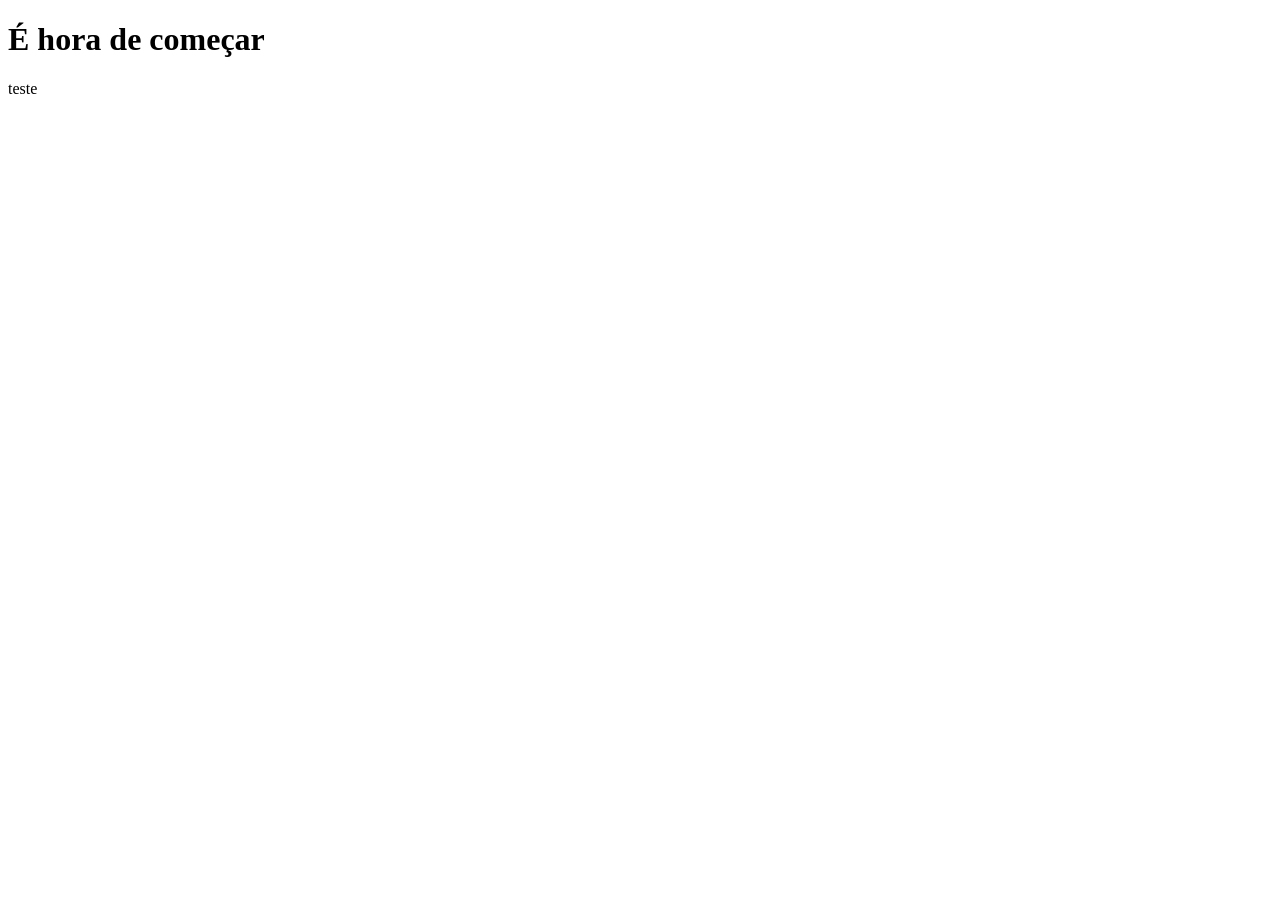
<file: index.html>
<!DOCTYPE html>
<html lang="en">
<head>
    <meta charset="UTF-8">
    <meta name="viewport" content="width=device-width, initial-scale=1.0">
    <title>Document</title>
</head>
<body>
    <h1>É hora de começar</h1>
    <p>teste</p>
</body>
</html>
</file>
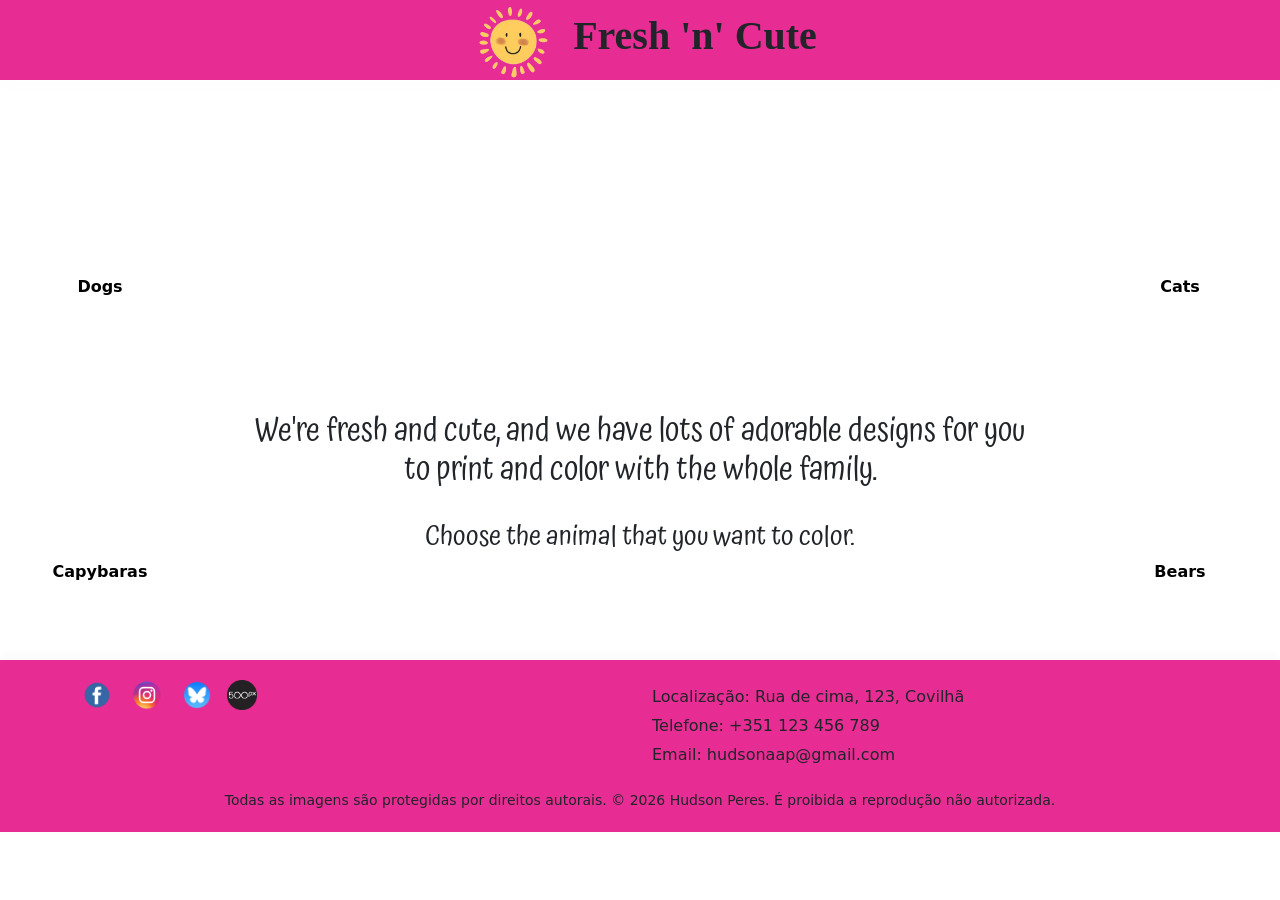
<file: exercicio2/index.html>
<!DOCTYPE html>
<html lang="en">
<head>
    <meta charset="UTF-8">
    <meta name="viewport" content="width=device-width, initial-scale=1.0">
    <link href="https://fonts.googleapis.com/css2?family=Atma:wght@300;400;500;600;700&family=Mountains+of+Christmas:wght@400;700&display=swap" rel="stylesheet">
    <title>Fresh n' Cute</title>
    <link href="https://cdn.jsdelivr.net/npm/bootstrap@5.3.0/dist/css/bootstrap.min.css" rel="stylesheet">
    <link rel="stylesheet" href="css/style.css">
</head>
    <body>
<header>
     <div class="logo">
            <img src="img/logo.png" alt="Logo">
            <h1 class="mountains-of-christmas-bold">Fresh 'n' Cute</h1>
            
    </div>
   
</header>

  <section class="gifs-area">

    <div class="gifs-col">
        <a href="dogs.html" class="gif-link">
            <iframe src="https://giphy.com/embed/1oBwBVLGoLteCP2kyD"
                width="200" height="200" frameBorder="0"
                allowFullScreen></iframe>
            <p>Dogs</p>
        </a>

        <a href="capybaras.html" class="gif-link">
            <iframe src="https://giphy.com/embed/c09yiyePL8zo25DqPf"
                width="200" height="200" frameBorder="0"
                allowFullScreen></iframe>
            <p>Capybaras</p>
        </a>
    </div>

    <div class="gif-center">
        <iframe src="https://giphy.com/embed/esVaNp1XK3h5vVwa1x" 
            width="300" height="300" frameBorder="0"
            allowFullScreen></iframe>

        <p>
           <h2 class="atma-regular"> We're fresh and cute, and we have lots of adorable designs for you
            to print and color with the whole family.  
            </h2><br>
            <h3 class="atma-regular">Choose the animal that you want to color.
        </p>
    </div>
   
    <div class="gifs-col">
        <a href="cats.html" class="gif-link">
            <iframe src="https://giphy.com/embed/KztT2c4u8mYYUiMKdJ"
                width="200" height="200" frameBorder="0"
                allowFullScreen></iframe>
            <p>Cats</p>
        </a>

        <a href="bears.html" class="gif-link">
            <iframe src="https://giphy.com/embed/IKs1ETtHeBTdIyG7d2"
                width="200" height="200" frameBorder="0"
                allowFullScreen></iframe>
            <p>Bears</p>
        </a>
    </div>

</section>

 <footer>
        <div class="container">
            <div class="row">
                <div class="col-md-6">
                    <div class="redes-sociais">
                        <a href="https://www.facebook.com/hudsonaap" target="_blank"><img src="img/facebook.png" alt="Facebook"></a> 
                        <a href="https://www.instagram.com/hudsonaap" target="_blank"><img src="img/instragram.png" alt="Instagram"></a>
                        <a href="https://bsky.app/profile/hudsonperes.bsky.social" target="_blank"><img src="img/bluesky.png" alt="BlueSky"></a>
                        <a href="https://500px.com/p/hudsonaap?view=photos" target="_blank"><img src="img/500px.png" alt="500px"></a>
                    </div>
                </div>
                <div class="col-md-6">
                    <div class="info-contacto">
                        <p>Localização: Rua de cima, 123, Covilhã</p>
                        <p>Telefone: +351 123 456 789</p>
                        <p>Email: hudsonaap@gmail.com</p>
                    </div>
                </div>
                <div class="text-center mt-3">
                    <small>Todas as imagens são protegidas por direitos autorais. © 2026 Hudson Peres. É proibida a reprodução não autorizada.</small>
                </div>
            </div>
        </div>
    </footer>


<script src="https://cdn.jsdelivr.net/npm/@popperjs/core@2.11.6/dist/umd/popper.min.js"></script>
<script src="https://cdn.jsdelivr.net/npm/bootstrap@5.3.0/dist/js/bootstrap.min.js"></script>


    
    </body>
</html>
</file>
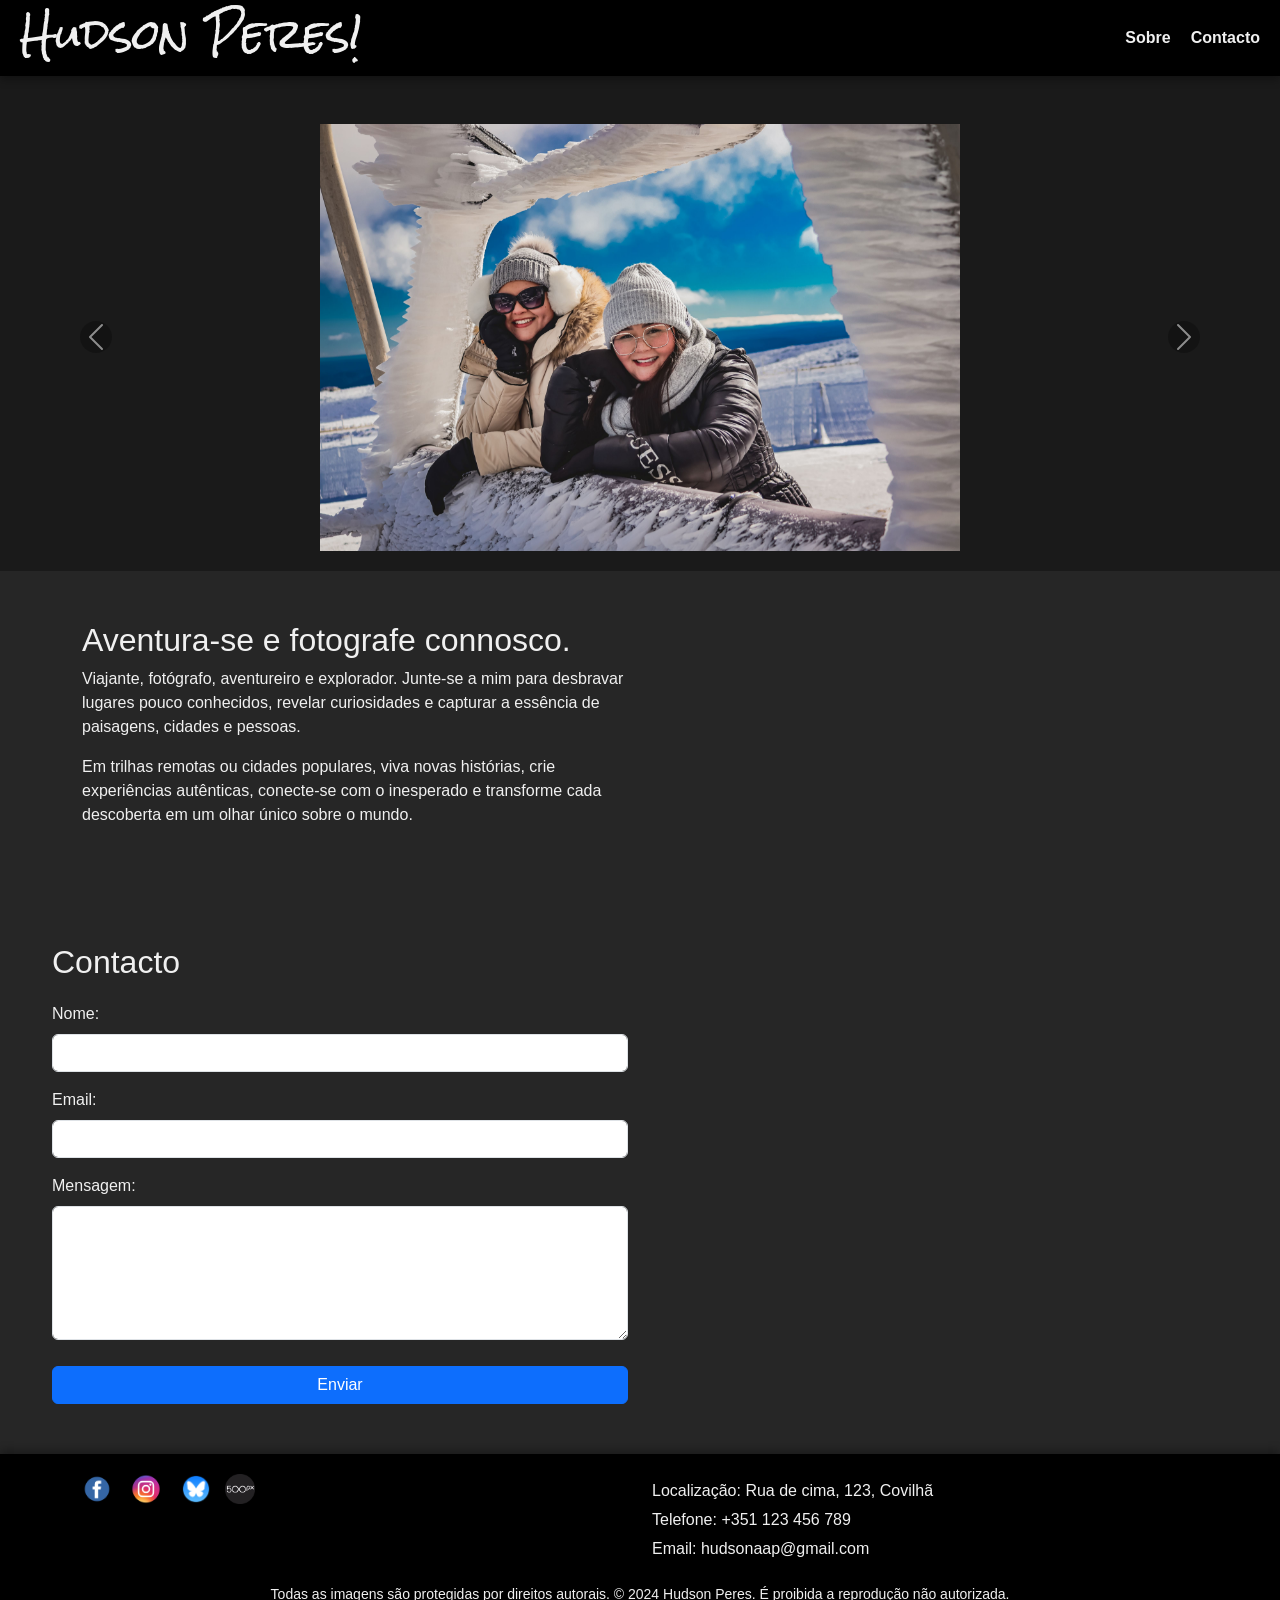
<file: exercicio1/exercicio1.html>
<!DOCTYPE html>
<html lang="en">
<head>
    <meta charset="UTF-8">
   A
    <link href="https://fonts.googleapis.com/css2?family=Rock+Salt&display=swap" rel="stylesheet">
    <title>Hudson Peres</title>
    <link href="https://cdn.jsdelivr.net/npm/bootstrap@5.3.0/dist/css/bootstrap.min.css" rel="stylesheet">
    <link rel="stylesheet" href="style.css">
</head>
    <body>
<header>
    <div class="logo">
            <h1 class="rock-salt-regular">Hudson Peres!</h1>
    </div>
    <nav>
        <ul>
            <li><a href="#sobre">Sobre</a></li>
            <li><a href="#contacto">Contacto</a></li>
        </ul>
    </nav>
</header>
    
 <section class="carrossel">
        <div id="carouselExample" class="carousel slide" data-bs-ride="carousel">
            <div class="carousel-inner">
                <div class="carousel-item active">
                    <img src="img/IMG_3518.jpeg" class="d-block w-100" alt="Foto 1">
                </div>
                <div class="carousel-item">
                    <img src="img/IMG_4181.jpeg" class="d-block w-100" alt="Foto 2">
                </div>
                <div class="carousel-item">
                    <img src="img/IMG_6074.jpeg" class="d-block w-100" alt="Foto 3">
                </div>
                <div class="carousel-item">
                    <img src="img/IMG_9537.jpeg" class="d-block w-100" alt="Foto 4">
                </div>  
            </div>
            <button class="carousel-control-prev" type="button" data-bs-target="#carouselExample" data-bs-slide="prev">
                <span class="carousel-control-prev-icon" aria-hidden="true"></span>
                <span class="visually-hidden">Previous</span>
            </button>
            <button class="carousel-control-next" type="button" data-bs-target="#carouselExample" data-bs-slide="next">
                <span class="carousel-control-next-icon" aria-hidden="true"></span>
                <span class="visually-hidden">Next</span>
            </button>
        </div>
    </section>

     <section id="sobre">
        <div class="container">
            <div class="row">
                <div class="col-md-6">
                    <h2>Aventura-se e fotografe connosco.</h2>
                    <p>Viajante, fotógrafo, aventureiro e explorador. Junte-se a mim para desbravar lugares pouco conhecidos, revelar curiosidades e capturar a essência de paisagens, cidades e pessoas. </p>
                    <p>Em trilhas remotas ou cidades populares, viva novas histórias, crie experiências autênticas, conecte-se com o inesperado e transforme cada descoberta em um olhar único sobre o mundo.</p>
                </div>
            </div>
        </div>
    </section>

    <section id="contacto">
        <div class="container">
            <div class="row">
                <div class="col-md-6">
                    <h2>Contacto</h2>
                    <form action="#" method="post">
                        <div class="mb-3">
                            <label for="nome" class="form-label">Nome:</label>
                            <input type="text" class="form-control" id="nome" name="nome" required>
                        </div>
                        <div class="mb-3">
                            <label for="email" class="form-label">Email:</label>
                            <input type="email" class="form-control" id="email" name="email" required>
                        </div>
                        <div class="mb-3">
                            <label for="mensagem" class="form-label">Mensagem:</label>
                            <textarea class="form-control" id="mensagem" name="mensagem" rows="5" required></textarea>
                        </div>
                        <button type="submit" class="btn btn-primary">Enviar</button>
                    </form>
                </div>
                </div>
            </div>
        </div>
    </section>

     <footer>
        <div class="container">
            <div class="row">
                <div class="col-md-6">
                    <div class="redes-sociais">
                        <a href="https://www.facebook.com/hudsonaap" target="_blank"><img src="img/facebook.png" alt="Facebook"></a> 
                        <a href="https://www.instagram.com/hudsonaap" target="_blank"><img src="img/instragram.png" alt="Instagram"></a>
                        <a href="https://bsky.app/profile/hudsonperes.bsky.social" target="_blank"><img src="img/bluesky.png" alt="BlueSky"></a>
                        <a href="https://500px.com/p/hudsonaap?view=photos" target="_blank"><img src="img/500px.png" alt="500px"></a>
                    </div>
                </div>
                <div class="col-md-6">
                    <div class="info-contacto">
                        <p>Localização: Rua de cima, 123, Covilhã</p>
                        <p>Telefone: +351 123 456 789</p>
                        <p>Email: hudsonaap@gmail.com</p>
                    </div>
                </div>
                <div class="text-center mt-3">
                    <small>Todas as imagens são protegidas por direitos autorais. © 2024 Hudson Peres. É proibida a reprodução não autorizada.</small>
                </div>
            </div>
        </div>
    </footer>

<script src="https://cdn.jsdelivr.net/npm/@popperjs/core@2.11.6/dist/umd/popper.min.js"></script>
<script src="https://cdn.jsdelivr.net/npm/bootstrap@5.3.0/dist/js/bootstrap.min.js"></script>


    </body>
</html>
</file>
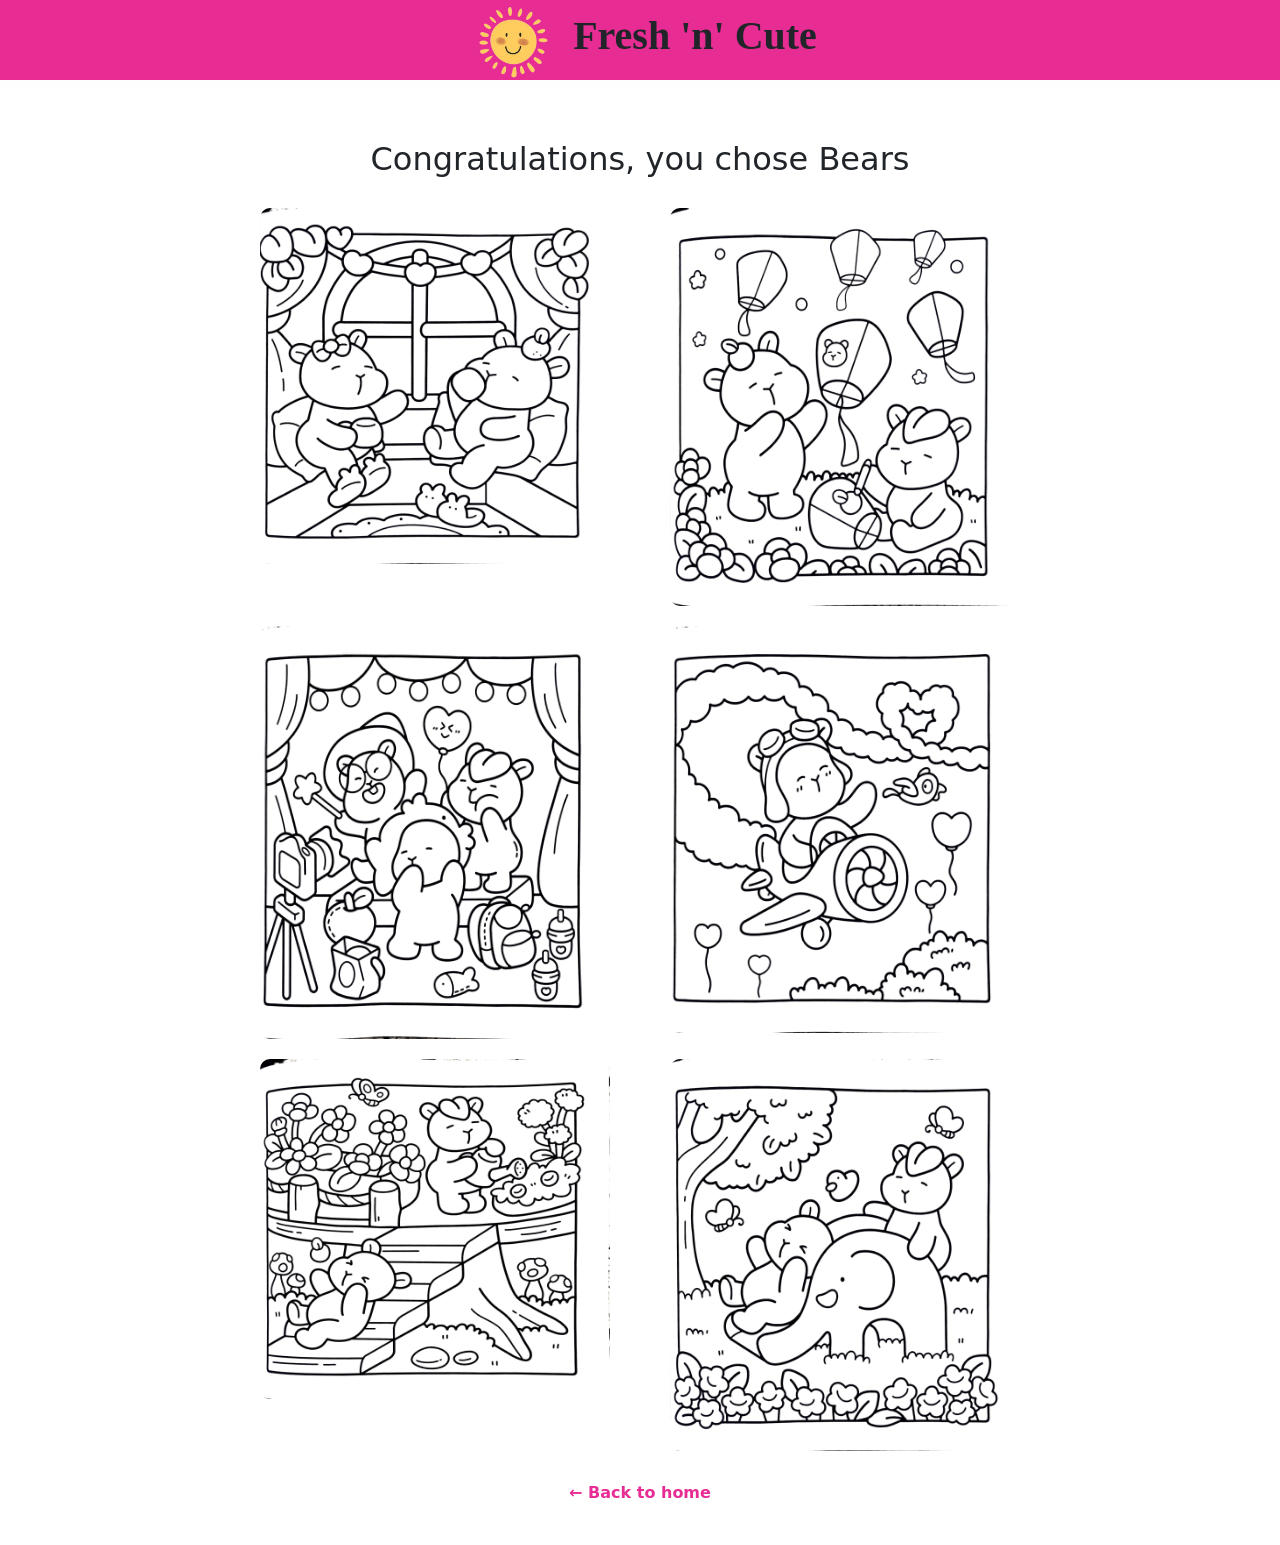
<file: exercicio2/bears.html>
<!DOCTYPE html>
<html lang="en">
<head>
    <meta charset="UTF-8">
    <meta name="viewport" content="width=device-width, initial-scale=1.0">
    <link href="https://fonts.googleapis.com/css2?family=Atma:wght@300;400;500;600;700&family=Mountains+of+Christmas:wght@400;700&display=swap" rel="stylesheet">
    <title>Bears</title><link href="https://cdn.jsdelivr.net/npm/bootstrap@5.3.0/dist/css/bootstrap.min.css" rel="stylesheet">
    <link rel="stylesheet" href="css/style.css">
</head>
<body>

<header>
    <div class="logo">
            <img src="img/logo.png" alt="Logo">
            <h1 class="mountains-of-christmas-bold">Fresh 'n' Cute</h1>
</header>

<main class="gallery-page">

    <h2>Congratulations, you chose Bears</h2>

    <section class="gallery-grid">
        <a href="img/bear1.png" target="_blank">
            <img src="img/bear1.png" alt="bear 1">
        </a>

        <a href="img/bear2.png" target="_blank">
            <img src="img/bear2.png" alt="bear 2">
        </a>

        <a href="img/bear3.png" target="_blank">
            <img src="img/bear3.png" alt="bear 3">
        </a>

        <a href="img/bear4.png" target="_blank">
            <img src="img/bear4.png" alt="bear4">
        </a>

        <a href="img/bear5.png" target="_blank">
            <img src="img/bear5.png" alt="bear 5">
        </a>

        <a href="img/bear6.png" target="_blank">
            <img src="img/bear6.png" alt="bear 6">
        </a>
    </section>

    <a href="index.html" class="back-link">← Back to home</a>

</main>

</body>
</html>
</file>
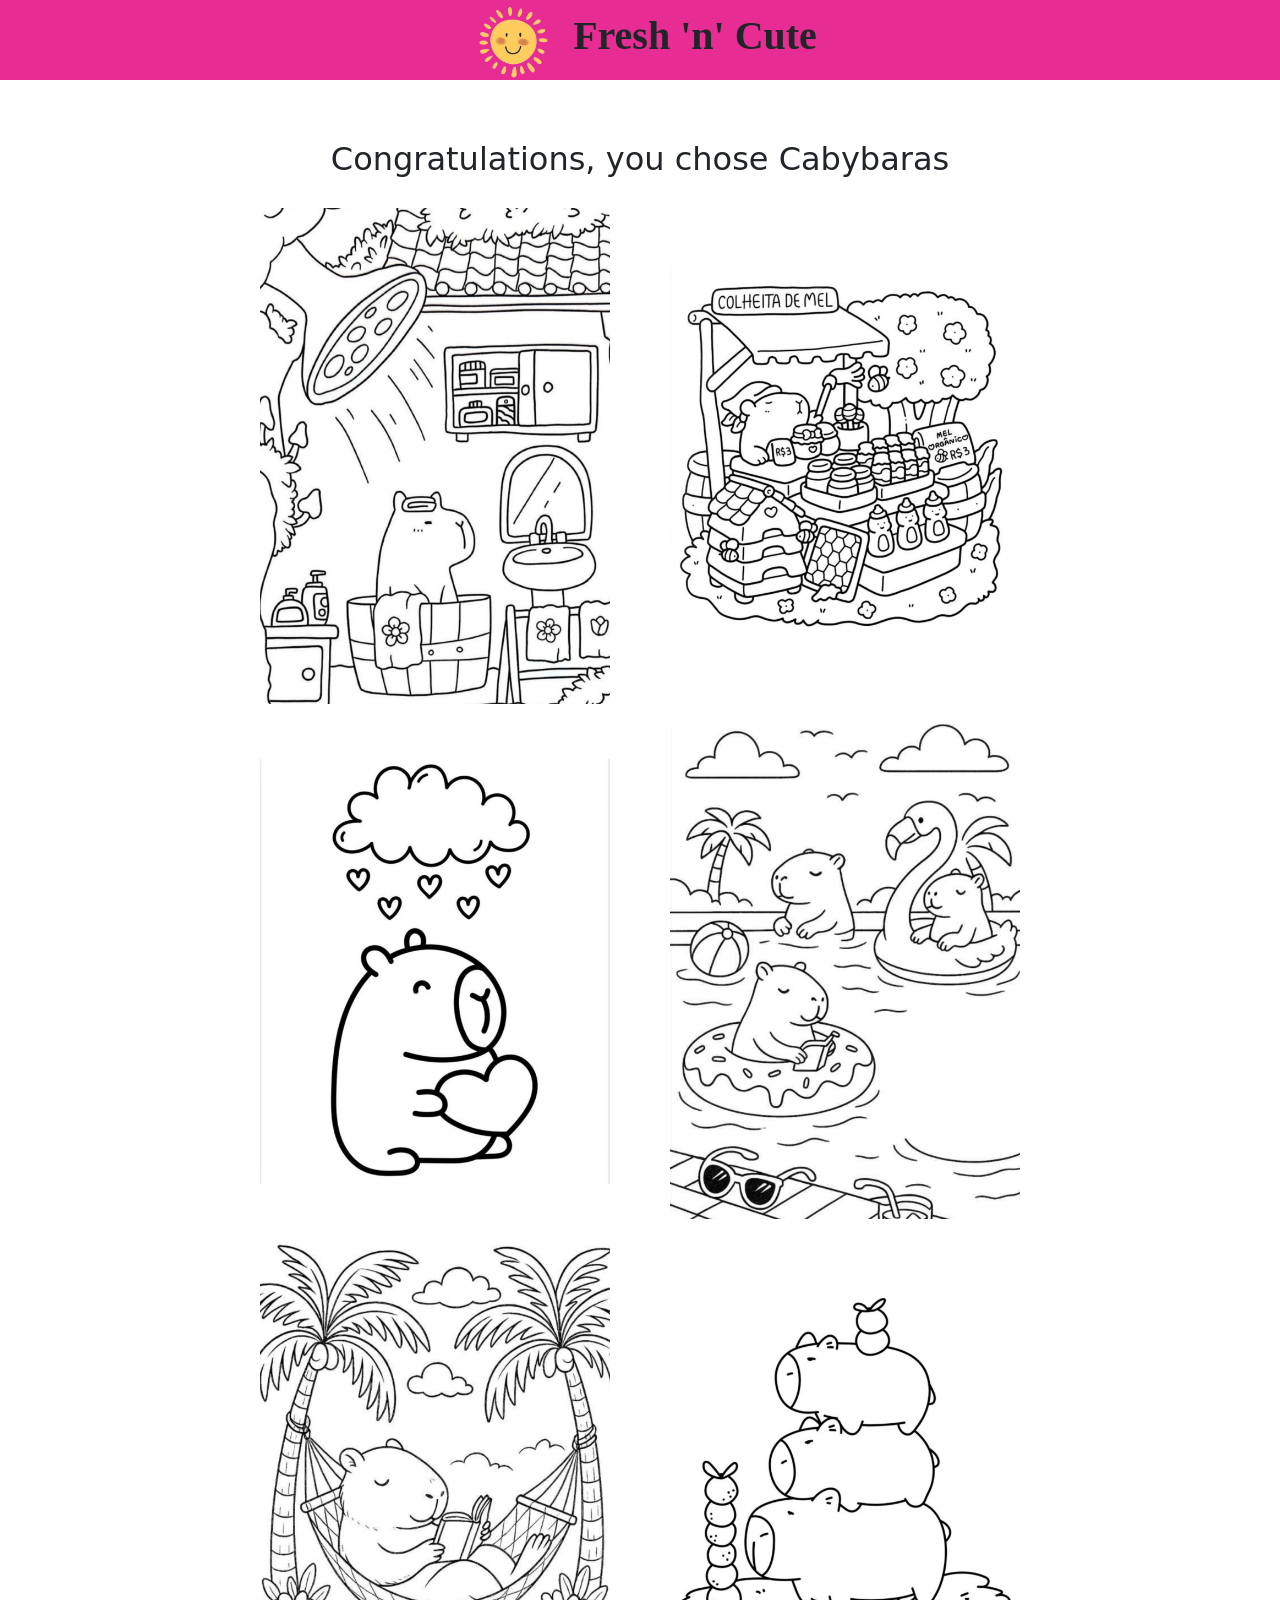
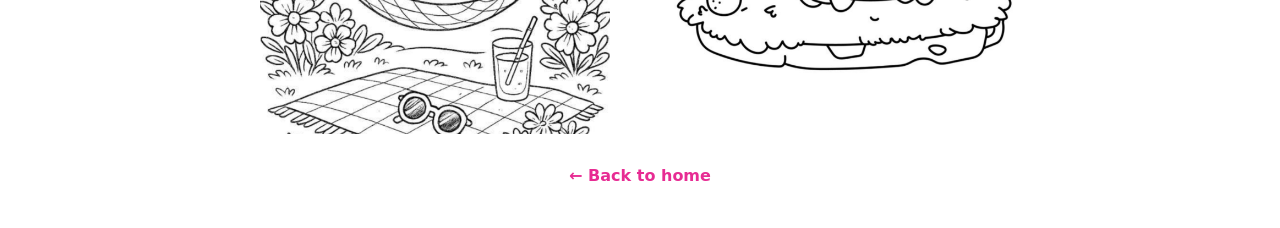
<file: exercicio2/capybaras.html>
<!DOCTYPE html>
<html lang="en">
<head>
    <meta charset="UTF-8">
    <meta name="viewport" content="width=device-width, initial-scale=1.0">
    <link href="https://fonts.googleapis.com/css2?family=Atma:wght@300;400;500;600;700&family=Mountains+of+Christmas:wght@400;700&display=swap" rel="stylesheet">
    <title>Cabybaras</title><link href="https://cdn.jsdelivr.net/npm/bootstrap@5.3.0/dist/css/bootstrap.min.css" rel="stylesheet">
    <link rel="stylesheet" href="css/style.css">
</head>
<body>

<header>
    <div class="logo">
            <img src="img/logo.png" alt="Logo">
            <h1 class="mountains-of-christmas-bold">Fresh 'n' Cute</h1>
</header>

<main class="gallery-page">

    <h2>Congratulations, you chose Cabybaras </h2>

    <section class="gallery-grid">
        <a href="img/caby1.png" target="_blank">
            <img src="img/caby1.png" alt="caby 1">
        </a>

        <a href="img/caby2.png" target="_blank">
            <img src="img/caby2.png" alt="capy 2">
        </a>

        <a href="img/caby3.png" target="_blank">
            <img src="img/caby3.png" alt="capy 3">
        </a>

        <a href="img/caby4.png" target="_blank">
            <img src="img/caby4.png" alt="capy 4">
        </a>

        <a href="img/caby5.png" target="_blank">
            <img src="img/caby5.png" alt="capy 5">
        </a>

        <a href="img/caby6.png" target="_blank">
            <img src="img/caby6.png" alt="capy 6">
        </a>
    </section>

    <a href="index.html" class="back-link">← Back to home</a>

</main>

</body>
</html>
</file>
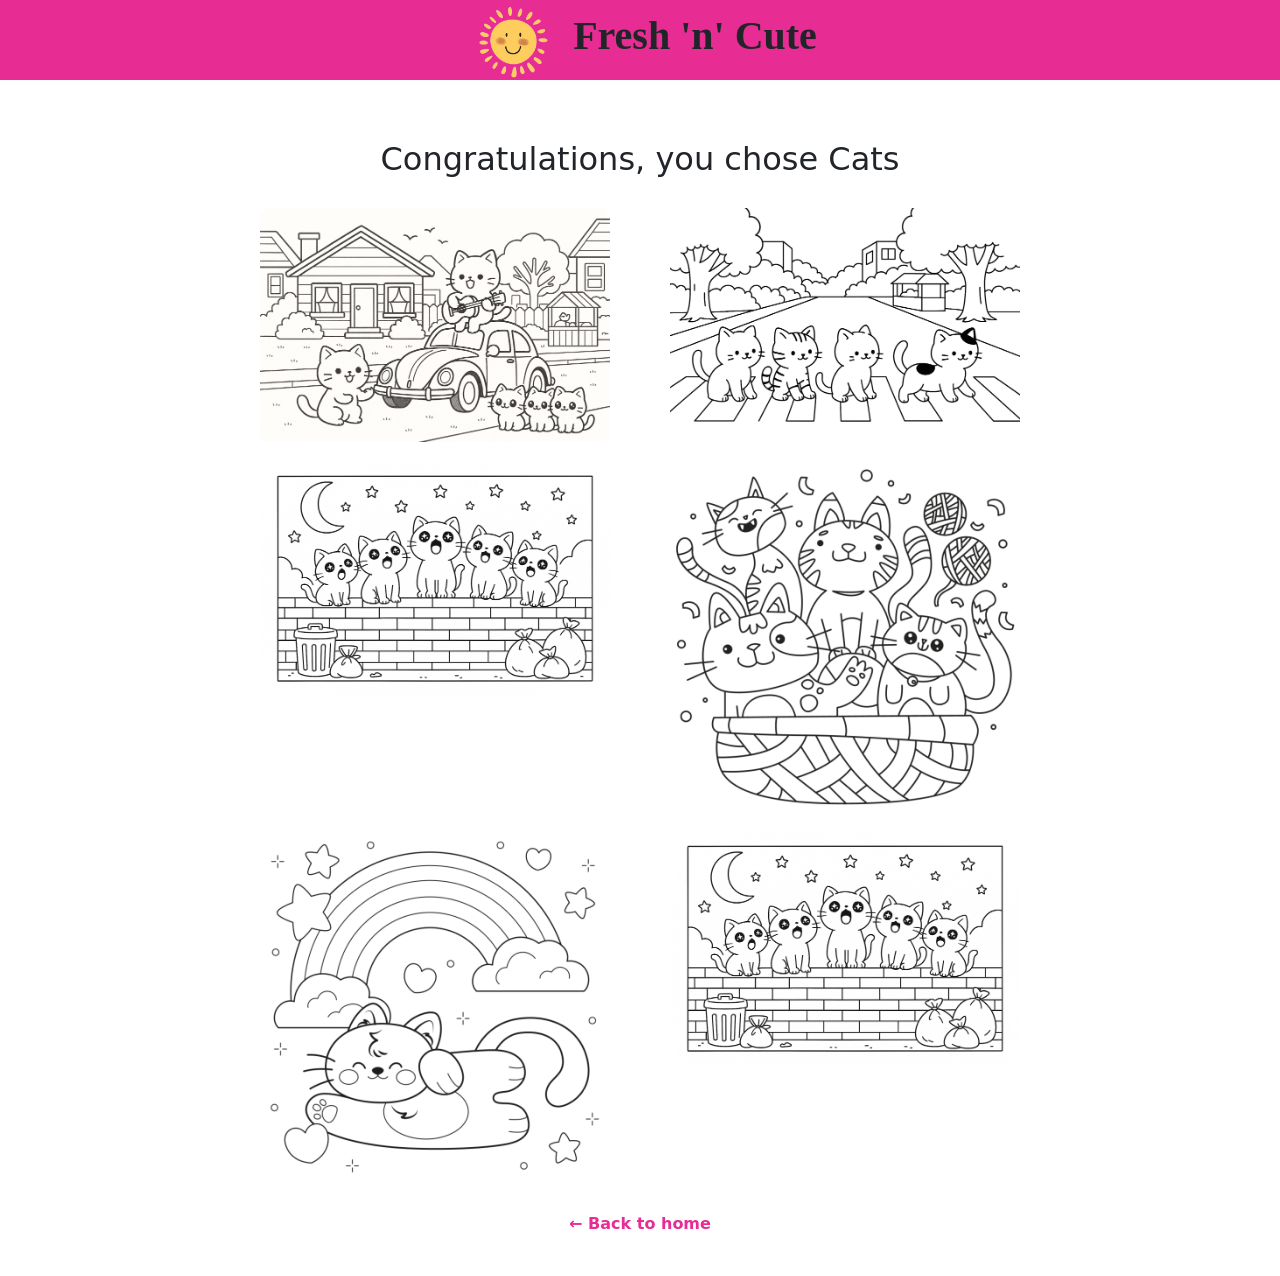
<file: exercicio2/cats.html>
<!DOCTYPE html>
<html lang="en">
<head>
    <meta charset="UTF-8">
    <meta name="viewport" content="width=device-width, initial-scale=1.0">
    <link href="https://fonts.googleapis.com/css2?family=Atma:wght@300;400;500;600;700&family=Mountains+of+Christmas:wght@400;700&display=swap" rel="stylesheet">
    <title>Cats</title><link href="https://cdn.jsdelivr.net/npm/bootstrap@5.3.0/dist/css/bootstrap.min.css" rel="stylesheet">
    <link rel="stylesheet" href="css/style.css">
</head>
<body>

<header>
    <div class="logo">
            <img src="img/logo.png" alt="Logo">
            <h1 class="mountains-of-christmas-bold">Fresh 'n' Cute</h1>          
</header>

<main class="gallery-page">

    <h2>Congratulations, you chose Cats</h2>

    <section class="gallery-grid">
        <a href="img/cats1.png" target="_blank">
            <img src="img/cats1.png" alt="cats 1">
        </a>

        <a href="img/cats2.png" target="_blank">
            <img src="img/cats2.png" alt="cats 2">
        </a>

        <a href="img/cats3.png" target="_blank">
            <img src="img/cats3.png" alt="cats 3">
        </a>

        <a href="img/cats4.png" target="_blank">
            <img src="img/cats4.png" alt="cats 4">
        </a>

        <a href="img/cats5.png" target="_blank">
            <img src="img/cats5.png" alt="cats 5">
        </a>

        <a href="img/cats6.png" target="_blank">
            <img src="img/cats6.png" alt="cats 6">
        </a>
    </section>

    <a href="index.html" class="back-link">← Back to home</a>

</main>

</body>
</html>
</file>
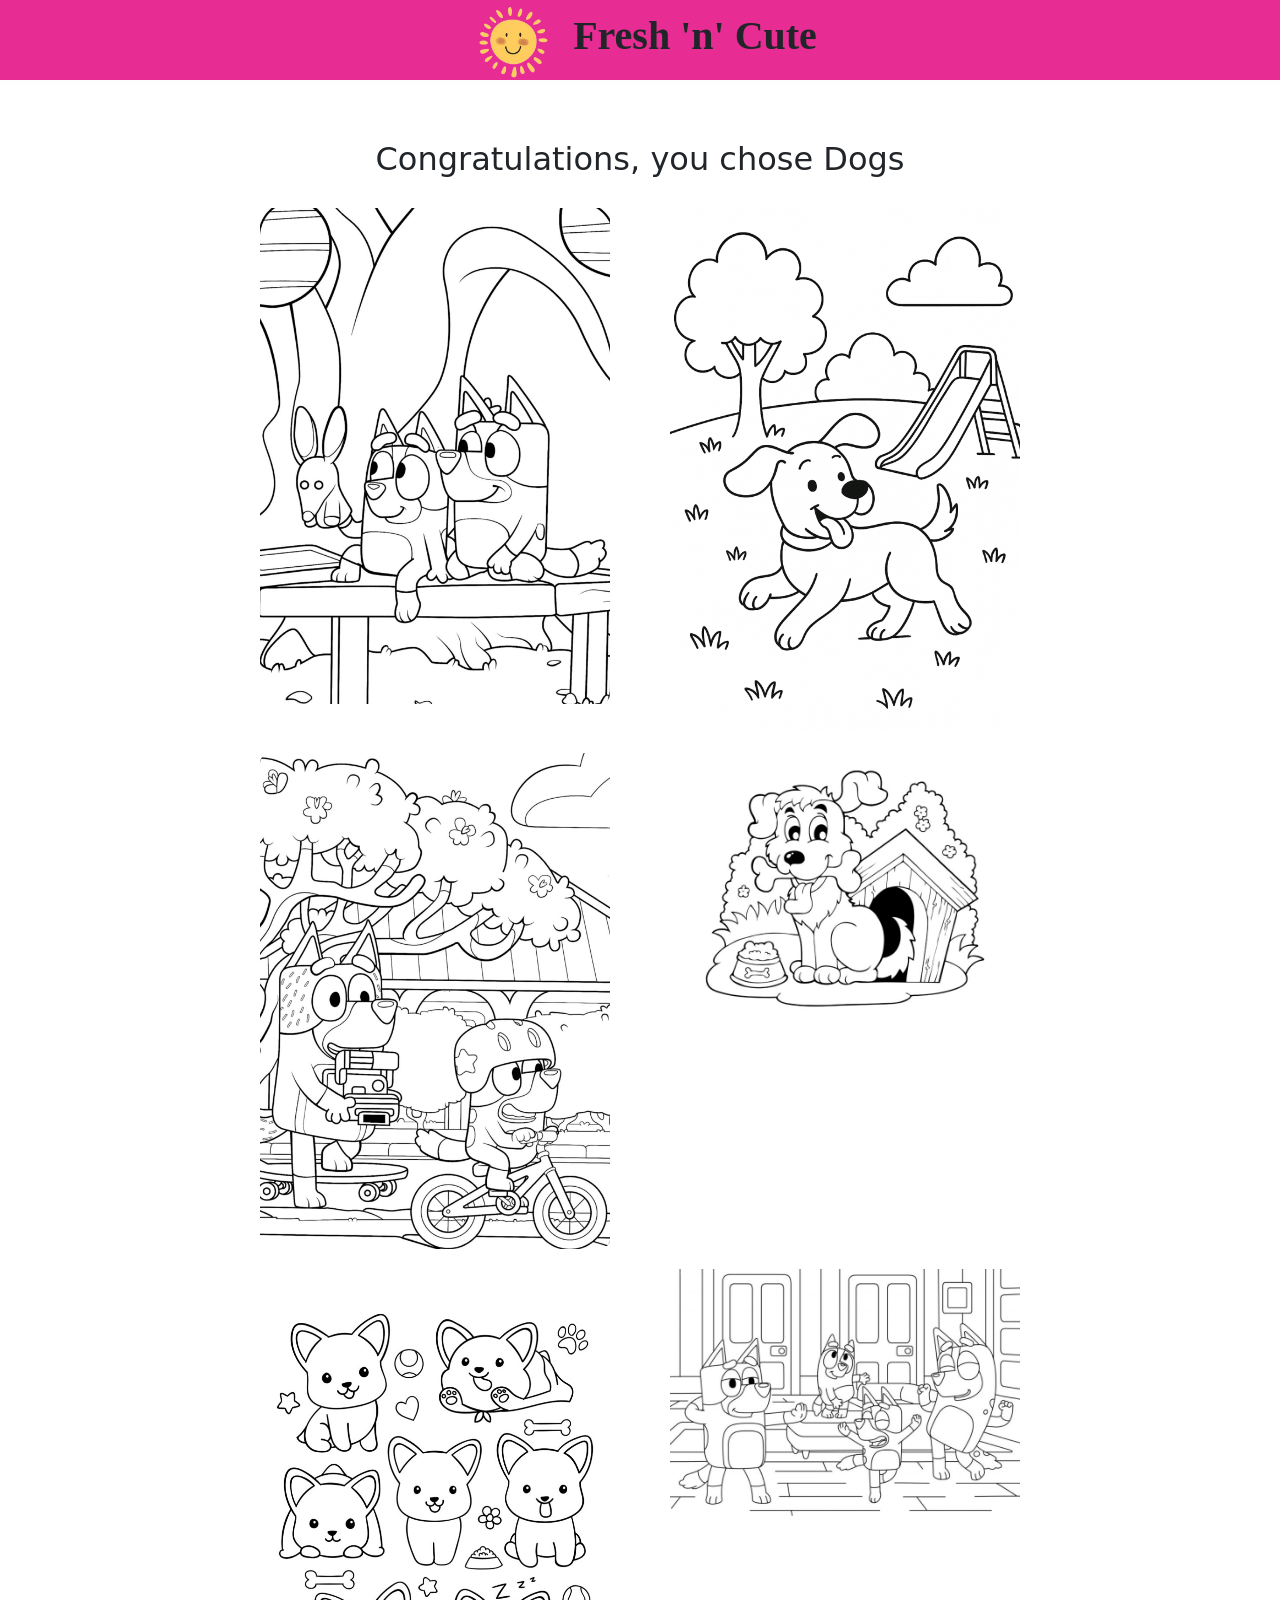
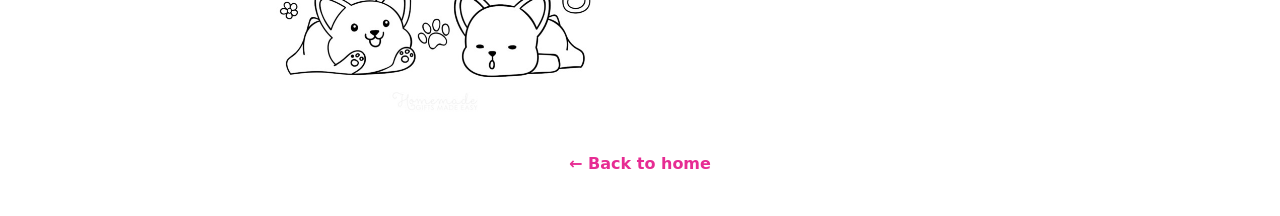
<file: exercicio2/dogs.html>
<!DOCTYPE html>
<html lang="en">
<head>
    <meta charset="UTF-8">
    <meta name="viewport" content="width=device-width, initial-scale=1.0">
    <link href="https://fonts.googleapis.com/css2?family=Atma:wght@300;400;500;600;700&family=Mountains+of+Christmas:wght@400;700&display=swap" rel="stylesheet">
    <title>Dogs</title><link href="https://cdn.jsdelivr.net/npm/bootstrap@5.3.0/dist/css/bootstrap.min.css" rel="stylesheet">
    <link rel="stylesheet" href="css/style.css">
</head>
<body>

<header>
    <div class="logo">
            <img src="img/logo.png" alt="Logo">
            <h1 class="mountains-of-christmas-bold">Fresh 'n' Cute</h1>
</header>

<main class="gallery-page">

    <h2>Congratulations, you chose Dogs</h2>

    <section class="gallery-grid">
        <a href="img/dogs1.png" target="_blank">
            <img src="img/dogs1.png" alt="Dog 1">
        </a>

        <a href="img/dogs2.png" target="_blank">
            <img src="img/dogs2.png" alt="Dog ">
        </a>

        <a href="img/dogs3.png" target="_blank">
            <img src="img/dogs3.png" alt="Dog ">
        </a>

        <a href="img/dogs4.jpg" target="_blank">
            <img src="img/dogs4.jpg" alt="Dog ">
        </a>

        <a href="img/dogs5.jpg" target="_blank">
            <img src="img/dogs5.jpg" alt="Dog 5">
        </a>

        <a href="img/dogs6.jpeg" target="_blank">
            <img src="img/dogs6.jpeg" alt="Dog 6">
        </a>
    </section>

    <a href="index.html" class="back-link">← Back to home</a>

</main>

</body>
</html>
</file>
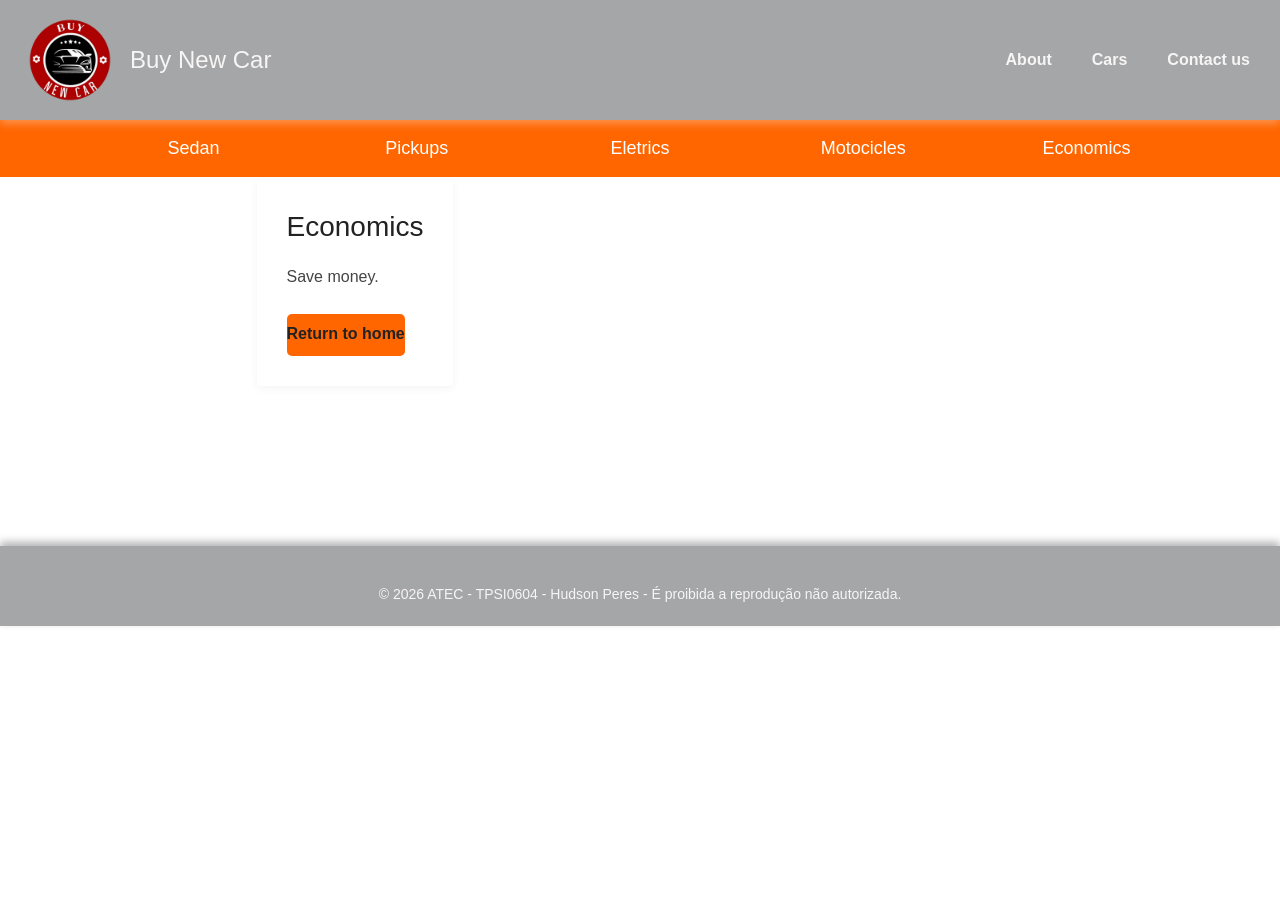
<file: exercicio3/paginas/economico.html>
<!DOCTYPE html>
<html lang="en">
<head>
    <meta charset="UTF-8">
    <meta name="viewport" content="width=device-width, initial-scale=1.0">
    <title>Car Store</title>
    <link href="https://cdn.jsdelivr.net/npm/bootstrap@5.3.0/dist/css/bootstrap.min.css" rel="stylesheet">
    <link rel="stylesheet" href="../css/style.css">
</head>
<body>
    <header>
        <div class="logo">
            <img src="../img/LOGO.png" alt="Logo">
            <h1>Buy New Car</h1>
        </div>
        <nav class="header-nav">
            <ul>
                <li><a href="#about">About</a></li> 
                <li><a href="#cars">Cars</a></li>
                <li><a href="#contact">Contact us</a></li>
            </ul>
        </nav>
    </header>

<nav class="menus">
    <div class="container">
        <ul class="menu-container">
            <li class="menu-li"> <a href="../paginas/sedan.html" class="menu-link">Sedan</a> </li>
            <li class="menu-li"> <a href="../paginas/pickup.html" class="menu-link">Pickups</a> </li>
            <li class="menu-li"> <a href="../paginas/eletrico.html" class="menu-link">Eletrics</a> </li>
            <li class="menu-li"> <a href="../paginas/motocicle.html" class="menu-link">Motocicles</a> </li>
            <li class="menu-li"> <a href="../paginas/economico.html" class="menu-link">Economics</a> </li>
        </ul>
    </div>
</nav>

    <main class="main-content">
                
       <section class="secao-conteudo">
            <h2 class="titulo-secao">Economics</h2>
            <p class="texto-conteudo">Save money.</p>
            <a href="../index.html" class="botao-saber">Return to home </a>
        </section>
        
        <div class="espacamento-secao"></div>
        
    
     
    </main>

    <footer>
        <div class="text-center mt-3">
            <small>© 2026 ATEC - TPSI0604 - Hudson Peres - É proibida a reprodução não autorizada.</small>
        </div>
    </footer>

<script src="https://cdn.jsdelivr.net/npm/@popperjs/core@2.11.6/dist/umd/popper.min.js"></script>
<script src="https://cdn.jsdelivr.net/npm/bootstrap@5.3.0/dist/js/bootstrap.min.js"></script>
</body>
</html>
</file>
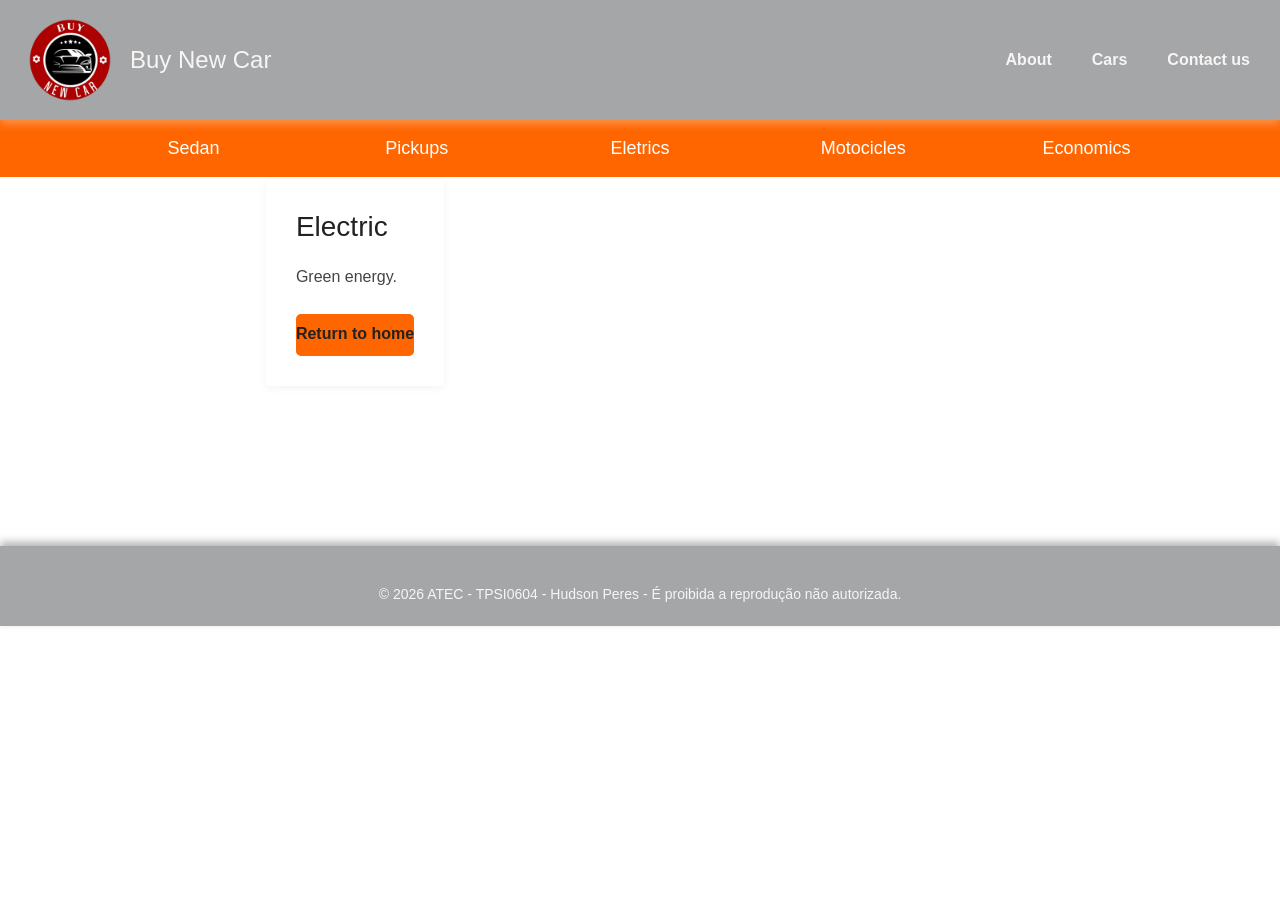
<file: exercicio3/paginas/eletrico.html>
<!DOCTYPE html>
<html lang="en">
<head>
    <meta charset="UTF-8">
    <meta name="viewport" content="width=device-width, initial-scale=1.0">
    <title>Car Store</title>
    <link href="https://cdn.jsdelivr.net/npm/bootstrap@5.3.0/dist/css/bootstrap.min.css" rel="stylesheet">
    <link rel="stylesheet" href="../css/style.css">
</head>
<body>
    <header>
        <div class="logo">
            <img src="../img/LOGO.png" alt="Logo">
            <h1>Buy New Car</h1>
        </div>
        <nav class="header-nav">
            <ul>
                <li><a href="#about">About</a></li> 
                <li><a href="#cars">Cars</a></li>
                <li><a href="#contact">Contact us</a></li>
            </ul>
        </nav>
    </header>

<nav class="menus">
    <div class="container">
        <ul class="menu-container">
            <li class="menu-li"> <a href="../paginas/sedan.html" class="menu-link">Sedan</a> </li>
            <li class="menu-li"> <a href="../paginas/pickup.html" class="menu-link">Pickups</a> </li>
            <li class="menu-li"> <a href="../paginas/eletrico.html" class="menu-link">Eletrics</a> </li>
            <li class="menu-li"> <a href="../paginas/motocicle.html" class="menu-link">Motocicles</a> </li>
            <li class="menu-li"> <a href="../paginas/economico.html" class="menu-link">Economics</a> </li>
        </ul>
    </div>
</nav>
    <main class="main-content">
                
        <section class="secao-conteudo">
            <h2 class="titulo-secao">Electric</h2>
            <p class="texto-conteudo">Green energy.</p>
            <a href="../index.html" class="botao-saber">Return to home </a>
        </section>
        
        <div class="espacamento-secao"></div>
        
    
    </main>

    <footer>
        <div class="text-center mt-3">
            <small>© 2026 ATEC - TPSI0604 - Hudson Peres - É proibida a reprodução não autorizada.</small>
        </div>
    </footer>

<script src="https://cdn.jsdelivr.net/npm/@popperjs/core@2.11.6/dist/umd/popper.min.js"></script>
<script src="https://cdn.jsdelivr.net/npm/bootstrap@5.3.0/dist/js/bootstrap.min.js"></script>
</body>
</html>
</file>
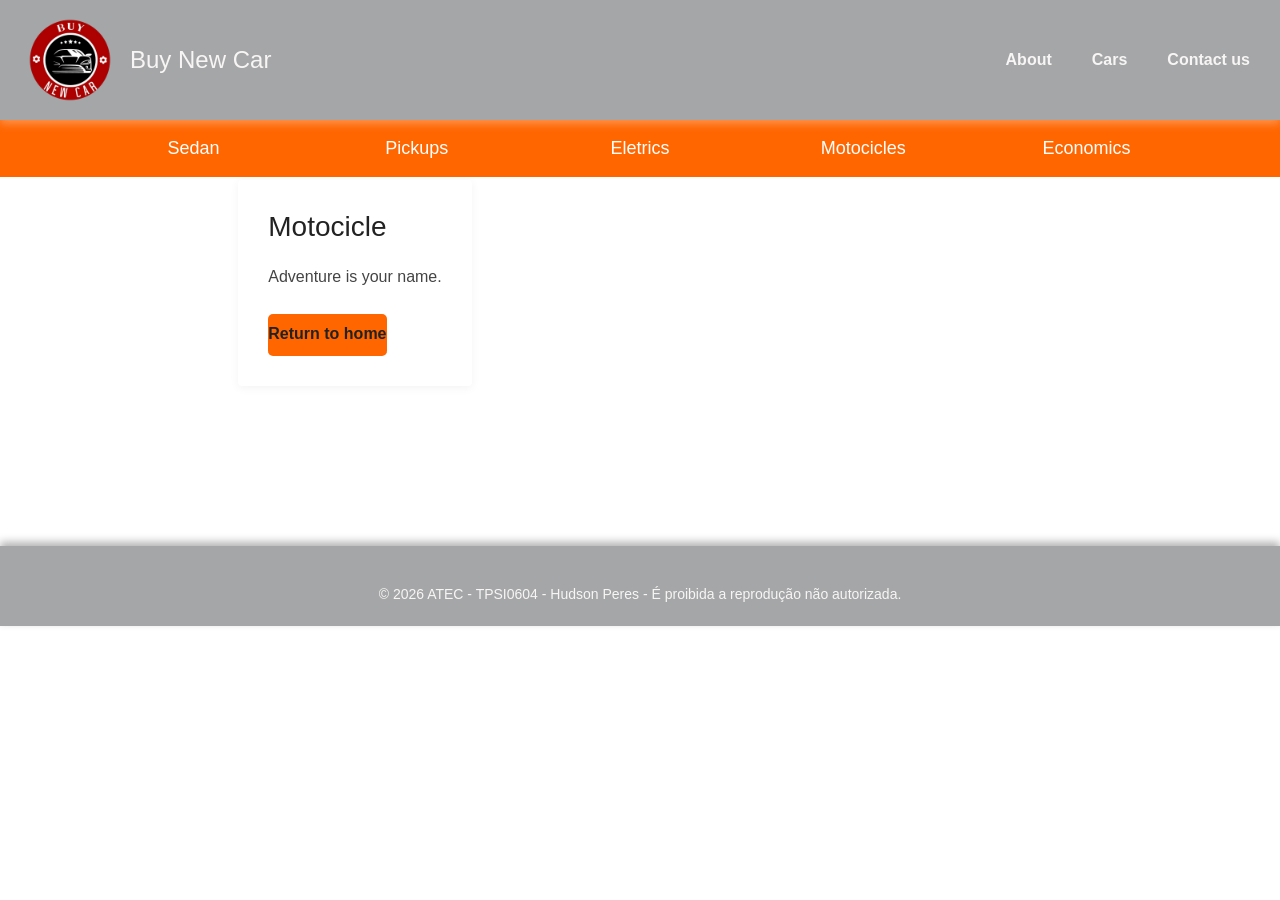
<file: exercicio3/paginas/motocicle.html>
<!DOCTYPE html>
<html lang="en">
<head>
    <meta charset="UTF-8">
    <meta name="viewport" content="width=device-width, initial-scale=1.0">
    <title>Car Store</title>
    <link href="https://cdn.jsdelivr.net/npm/bootstrap@5.3.0/dist/css/bootstrap.min.css" rel="stylesheet">
    <link rel="stylesheet" href="../css/style.css">
</head>
<body>
    <header>
        <div class="logo">
            <img src="../img/LOGO.png" alt="Logo">
            <h1>Buy New Car</h1>
        </div>
        <nav class="header-nav">
            <ul>
                <li><a href="#about">About</a></li> 
                <li><a href="#cars">Cars</a></li>
                <li><a href="#contact">Contact us</a></li>
            </ul>
        </nav>
    </header>

<nav class="menus">
    <div class="container">
        <ul class="menu-container">
            <li class="menu-li"> <a href="../paginas/sedan.html" class="menu-link">Sedan</a> </li>
            <li class="menu-li"> <a href="../paginas/pickup.html" class="menu-link">Pickups</a> </li>
            <li class="menu-li"> <a href="../paginas/eletrico.html" class="menu-link">Eletrics</a> </li>
            <li class="menu-li"> <a href="../paginas/motocicle.html" class="menu-link">Motocicles</a> </li>
            <li class="menu-li"> <a href="../paginas/economico.html" class="menu-link">Economics</a> </li>
        </ul>
    </div>
</nav>

    <main class="main-content">
        
        
        <section class="secao-conteudo">
            <h2 class="titulo-secao">Motocicle</h2>
            <p class="texto-conteudo">Adventure is your name.</p>
            <a href="../index.html" class="botao-saber">Return to home </a>
        </section>
        
        <div class="espacamento-secao"></div>
        
    
     
    </main>

    <footer>
        <div class="text-center mt-3">
            <small>© 2026 ATEC - TPSI0604 - Hudson Peres - É proibida a reprodução não autorizada.</small>
        </div>
    </footer>

<script src="https://cdn.jsdelivr.net/npm/@popperjs/core@2.11.6/dist/umd/popper.min.js"></script>
<script src="https://cdn.jsdelivr.net/npm/bootstrap@5.3.0/dist/js/bootstrap.min.js"></script>
</body>
</html>
</file>
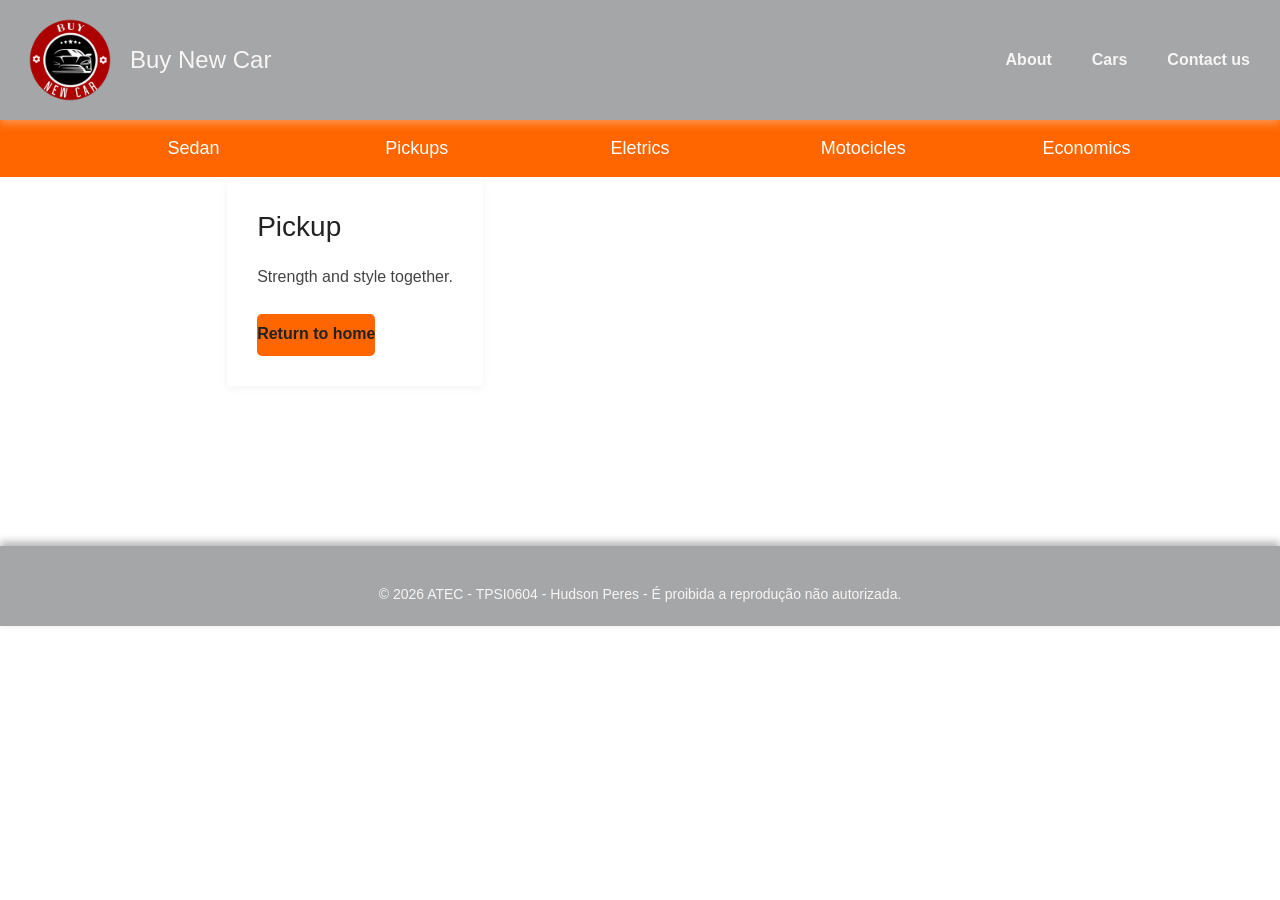
<file: exercicio3/paginas/pickup.html>
<!DOCTYPE html>
<html lang="en">
<head>
    <meta charset="UTF-8">
    <meta name="viewport" content="width=device-width, initial-scale=1.0">
    <title>Car Store</title>
    <link href="https://cdn.jsdelivr.net/npm/bootstrap@5.3.0/dist/css/bootstrap.min.css" rel="stylesheet">
    <link rel="stylesheet" href="../css/style.css">
</head>
<body>
    <header>
        <div class="logo">
            <img src="../img/LOGO.png" alt="Logo">
            <h1>Buy New Car</h1>
        </div>
        <nav class="header-nav">
            <ul>
                <li><a href="#about">About</a></li> 
                <li><a href="#cars">Cars</a></li>
                <li><a href="#contact">Contact us</a></li>
            </ul>
        </nav>
    </header>

<nav class="menus">
    <div class="container">
        <ul class="menu-container">
            <li class="menu-li"> <a href="../paginas/sedan.html" class="menu-link">Sedan</a> </li>
            <li class="menu-li"> <a href="../paginas/pickup.html" class="menu-link">Pickups</a> </li>
            <li class="menu-li"> <a href="../paginas/eletrico.html" class="menu-link">Eletrics</a> </li>
            <li class="menu-li"> <a href="../paginas/motocicle.html" class="menu-link">Motocicles</a> </li>
            <li class="menu-li"> <a href="../paginas/economico.html" class="menu-link">Economics</a> </li>
        </ul>
    </div>
</nav>

    <main class="main-content">
                
        <section class="secao-conteudo">
            <h2 class="titulo-secao">Pickup</h2>
            <p class="texto-conteudo">Strength and style together.</p>
            <a href="../index.html" class="botao-saber">Return to home </a>
        </section>
        
        <div class="espacamento-secao"></div>
        
    
      
    </main>

    <footer>
        <div class="text-center mt-3">
            <small>© 2026 ATEC - TPSI0604 - Hudson Peres - É proibida a reprodução não autorizada.</small>
        </div>
    </footer>

<script src="https://cdn.jsdelivr.net/npm/@popperjs/core@2.11.6/dist/umd/popper.min.js"></script>
<script src="https://cdn.jsdelivr.net/npm/bootstrap@5.3.0/dist/js/bootstrap.min.js"></script>
</body>
</html>
</file>
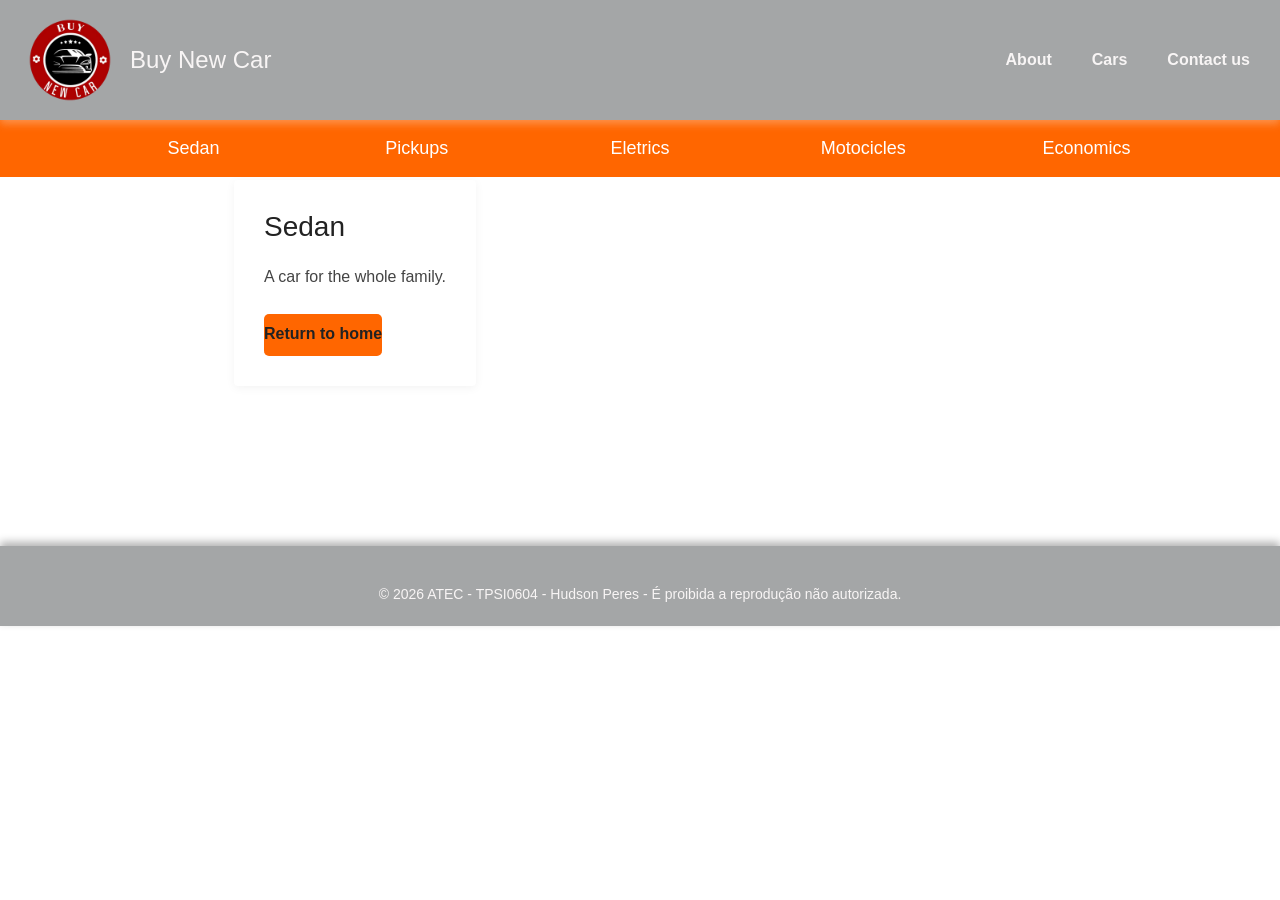
<file: exercicio3/paginas/sedan.html>
<!DOCTYPE html>
<html lang="en">
<head>
    <meta charset="UTF-8">
    <meta name="viewport" content="width=device-width, initial-scale=1.0">
    <title>Car Store</title>
    <link href="https://cdn.jsdelivr.net/npm/bootstrap@5.3.0/dist/css/bootstrap.min.css" rel="stylesheet">
    <link rel="stylesheet" href="../css/style.css">
</head>
<body>
    <header>
        <div class="logo">
            <img src="../img/LOGO.png" alt="Logo">
            <h1>Buy New Car</h1>
        </div>
        <nav class="header-nav">
            <ul>
                <li><a href="#about">About</a></li> 
                <li><a href="#cars">Cars</a></li>
                <li><a href="#contact">Contact us</a></li>
            </ul>
        </nav>
    </header>

<nav class="menus">
    <div class="container">
        <ul class="menu-container">
            <li class="menu-li"> <a href="../paginas/sedan.html" class="menu-link">Sedan</a> </li>
            <li class="menu-li"> <a href="../paginas/pickup.html" class="menu-link">Pickups</a> </li>
            <li class="menu-li"> <a href="../paginas/eletrico.html" class="menu-link">Eletrics</a> </li>
            <li class="menu-li"> <a href="../paginas/motocicle.html" class="menu-link">Motocicles</a> </li>
            <li class="menu-li"> <a href="../paginas/economico.html" class="menu-link">Economics</a> </li>
        </ul>
    </div>
</nav>

    <main class="main-content">
                
        <section class="secao-conteudo">
            <h2 class="titulo-secao">Sedan</h2>
            <p class="texto-conteudo">A car for the whole family.</p>
            <a href="../index.html" class="botao-saber">Return to home </a>
        </section>
        
        <div class="espacamento-secao"></div>
        
    </main>

    <footer>
        <div class="text-center mt-3">
            <small>© 2026 ATEC - TPSI0604 - Hudson Peres - É proibida a reprodução não autorizada.</small>
        </div>
    </footer>

<script src="https://cdn.jsdelivr.net/npm/@popperjs/core@2.11.6/dist/umd/popper.min.js"></script>
<script src="https://cdn.jsdelivr.net/npm/bootstrap@5.3.0/dist/js/bootstrap.min.js"></script>
</body>
</html>
</file>
<file: exercicio2/css/style.css>
@import url('https://fonts.googleapis.com/css2?family=Mountains+of+Christmas:wght@400;700&display=swap')

.mountains-of-christmas-regular {
  font-family: "Mountains of Christmas", serif;
  font-weight: 400;
  font-style: normal;
}

.mountains-of-christmas-bold {
  font-family: "Mountains of Christmas", serif;
  font-weight: 700;
  font-style: normal;
}

.atma-light {
  font-family: "Atma", system-ui;
  font-weight: 300;
  font-style: normal;
}

.atma-regular {
  font-family: "Atma", system-ui;
  font-weight: 400;
  font-style: normal;
}

.atma-medium {
  font-family: "Atma", system-ui;
  font-weight: 500;
  font-style: normal;
}

.atma-semibold {
  font-family: "Atma", system-ui;
  font-weight: 600;
  font-style: normal;
}

.atma-bold {
  font-family: "Atma", system-ui;
  font-weight: 700;
  font-style: normal;
}



header {
    position: fixed;
    top: 0;
    left: 0;
    width: 100%;
    z-index: 1000;
    background-color: #e72c93;
    box-shadow: 0 4px 8px rgba(247, 247, 247, 0.3);
    padding: 10px 20px;
    display: flex;
    justify-content: center;
    align-items: center;
    height: 80px; 
    box-sizing: border-box; 
}

header .logo {
    display: flex;
    align-items: center;
}

header .logo img {
    height: 100px;
    margin-right: 10px;
}

.gifs-area {
    display: flex;
    justify-content: center;
    align-items: center;
    gap: 40px;
    margin: 60px 0;
}

.gifs-col {
    display: flex;
    flex-direction: column;
    gap: 30px;
}

.gif-center {
    text-align: center;
}

.gif-center .descricao {
    margin-top: 15px;
    max-width: 350px;
    font-size: 16px;
}

.gif-link {
    text-decoration: none;
    color: #000;
    text-align: center;
}

.gif-link p {
    margin-top: 8px;
    font-weight: bold;
}

.gif-link:hover {
    transform: scale(1.05);
    transition: 0.3s;
}

.gallery-page {
    padding-top: 140px;
    text-align: center;
    padding-bottom: 40px;
}

.gallery-page h2 {
    margin-bottom: 30px;
}

.gallery-grid {
    display: grid;
    grid-template-columns: repeat(2, 1fr); /* 2 colunas */
    gap: 20px;
    max-width: 800px;
    margin: 0 auto;
}

.gallery-grid img {
    width: 100%;
    max-width: 350px;
    border-radius: 10px;
    transition: transform 0.3s ease;
}

.gallery-grid img:hover {
    transform: scale(1.05);
}

.back-link {
    display: inline-block;
    margin-top: 30px;
    text-decoration: none;
    color: #e72c93;
    font-weight: bold;
}

footer {
    padding: 20px;
    background-color: #e72c93;
    box-shadow: 0 -4px 8px rgba(236, 234, 234, 0.3);
}

footer .redes-sociais img {
    height: 30px;
    margin-right: 10px;
}

.redes-sociais a img {
    transition: transform 0.3s ease; 
}

.redes-sociais a:hover img {
    transform: scale(1.1); 
    opacity: 0.8; 
}

footer .info-contacto p {
    margin: 5px 0;
}
</file>
<file: exercicio1/style.css>
@import url('https://fonts.googleapis.com/css2?family=Rock+Salt&display=swap');



body {
    font-family: Arial, sans-serif;
    margin: 0;
    padding: 0;
    background-color: #1a1a1a;
    color: #f0f0f0;
}

header {
    position: fixed; 
    top: 0;
    left: 0;
    width: 100%;
    z-index: 1000;
    background-color: #000;
    box-shadow: 0 4px 8px rgba(0, 0, 0, 0.3);
    padding: 10px 20px;
    display: flex;
    justify-content: space-between;
    align-items: center;
}

header .logo {
    display: flex;
    align-items: center;
}


header nav ul {
    list-style: none;
    margin: 0;
    padding: 0;
    display: flex;
}

header nav ul li {
    margin-left: 20px;
}

header nav ul li a {
    color: #f0f0f0;
    text-decoration: none;
    font-weight: bold;
}

.rock-salt-regular {
    font-family: "Rock Salt", cursive;
    font-weight: 400;
    font-style: normal;
}

#portfolio h2 {
    font-family: "Rock Salt", cursive;
    font-weight: 400;
    font-style: normal;
}

.carrossel {
    padding-top: 80px; 
    margin: 20px 0;
}

.carousel-inner {
    border-radius: 10px;
    overflow: hidden;
    text-align: center;
}

.carousel-control-prev-icon,
.carousel-control-next-icon {
    background-color: rgba(0, 0, 0, 0.5);
    border-radius: 50%;
    padding: 10px;
}

.carousel-item img {
    width: 50%; 
    max-width: 50%;
    height: auto;
    display: block;
    margin: 0 auto; 
}

#sobre, #contacto {
    padding: 50px 0;
}

#sobre {
    background-color: #262626;
}



#contacto {
    background-color: #262626;
}

#contacto .container {
    max-width: 1200px; 
    margin: 0 auto; 
}

#contacto h2 {
    text-align: left; 
    margin-bottom: 20px;
}

#contacto form {
    max-width: 100%; 
}

#contacto .form-control {
    width: 100%; 
    margin-bottom: 15px; 
}

#contacto .btn-primary {
    width: 100%; 
    margin-top: 10px; 
}

#contacto img {
    width: 70%; 
    height: auto; 
    border-radius: 10px; 
    box-shadow: 0 4px 8px rgba(0, 0, 0, 0.3); 
}

footer {
    padding: 20px;
    background-color: #000;
    box-shadow: 0 -4px 8px rgba(0, 0, 0, 0.3);
}

footer .redes-sociais img {
    height: 30px;
    margin-right: 10px;
}

.redes-sociais a img {
    transition: transform 0.3s ease; 
}

.redes-sociais a:hover img {
    transform: scale(1.1); 
    opacity: 0.8; 
}

footer .info-contacto p {
    margin: 5px 0;
}
</file>
<file: exercicio3/css/style.css>
body {
    font-family: Arial, sans-serif;
    margin: 0;
    padding: 0;
    background-color: #ffffff;
    color: #000000;
    padding-top: 140px;
}

header {
    position: fixed;
    top: 0;
    left: 0;
    width: 100%;
    z-index: 1000;
    background-color: #a4a6a7;
    box-shadow: 0 4px 8px rgba(248, 247, 247, 0.3);
    padding: 10px 20px;
    display: flex;
    justify-content: space-between;
    align-items: center;
}

header .logo {
    display: flex;
    align-items: center;
}

header .logo img {
    height: 100px;
    margin-right: 10px;
}

header .logo h1 {
    color: #f8f5f5;
    font-size: 24px;
    margin: 0;
}

.header-nav ul {
    list-style: none;
    margin: 0;
    padding: 0;
    display: flex;
}

.header-nav ul li {
    margin-left: 20px;
}

.header-nav ul li a {
    color: #f8f5f5;
    text-decoration: none;
    font-weight: bold;
    font-size: 16px;
    padding: 5px 10px;
    transition: all 0.3s;
}

.header-nav ul li a:hover {
    background-color: rgba(255, 255, 255, 0.2);
    border-radius: 4px;
}

.menus {
    position: fixed;
    top: 120px;
    left: 0;
    width: 100%;
    background-color: #FF6600;
    padding: 0;
    z-index: 999;
}

.menu-container {
    display: flex;
    justify-content: center;
    list-style: none;
    margin: 0;
    padding: 0;
}

.menu-li {
    flex: 1;
    text-align: center;
}

.menu-link {
    display: block;
    padding: 15px 30px;
    font-size: 18px;
    color: white;
    font-weight: 500;
    text-decoration: none;
    transition: background-color 0.3s;
}

.menu-link:hover,
.menu-link.active {
    background-color: #a7663b;
}

.main-content {
    margin-top: 40px;
    display: grid;
    grid-template-columns: repeat(2, 1fr); 
    grid-template-rows: auto auto auto;     
    gap: 40px;
    max-width: 1100px;
    margin-left: auto;
    margin-right: auto;
}

.secao-conteudo:nth-child(1) {
    grid-column: 1;
    grid-row: 1;
}

.secao-conteudo:nth-child(2) {
    grid-column: 1;
    grid-row: 2;
}

.secao-conteudo:nth-child(3) {
    grid-column: 2;
    grid-row: 1;
}

.secao-conteudo:nth-child(4) {
    grid-column: 2;
    grid-row: 2;
}

.secao-conteudo:nth-child(5) {
    grid-column: 1;
    grid-row: 3;
}

.cars-grid {
    display: grid;
    grid-template-columns: repeat(2, 1fr);
    gap: 40px;
    max-width: 1200px;
    margin: 40px auto;
    padding: 20px;
}

.secao-conteudo {
    max-width: 800px;
    margin: 0 auto 40px;
    background-color: #fff;
    padding: 30px;
    border-radius: 4px;
    box-shadow: 0 2px 10px rgba(0, 0, 0, 0.05);
}

.secao-conteudo img {
    width: auto;
    max-width: 450px;  
    height: auto;      
    display: block;
    margin: 0 auto 20px;
}

.titulo-secao {
    font-size: 28px;
    font-weight: normal;
    margin-bottom: 20px;
    color: #222;
}

.texto-conteudo {
    font-size: 16px;
    line-height: 1.6;
    margin-bottom: 25px;
    color: #444;
}

.botao-saber {
    display: inline-block;
    background-color: #FF6600 ;
    border-radius: 5px;
    color: #222;
    font-weight: bold;
    font-size: 16px;
    padding: 8px 0;
    text-decoration: none;
    border-bottom: 2px solid #FF6600;
    transition: all 0.3s;
}

.botao-saber:hover {
    color: #f7f7f7;
    padding-left: 10px;
}

.espacamento-secao {
    height: 30px;
}

footer {
    padding: 20px;
    background-color: #a4a6a7;
    box-shadow: 0 -4px 8px rgba(0, 0, 0, 0.3);
    color: #f8f5f5;
    margin-top: 40px;
}

@media (max-width: 768px) {
    body {
        padding-top: 180px; 
    }
    
    header {
        flex-direction: column;
        padding: 10px;
    }
    
    header .logo {
        margin-bottom: 10px;
    }
    
    header .logo img {
        height: 70px;
    }
    
    header .logo h1 {
        font-size: 20px;
    }
    
    .header-nav ul {
        justify-content: center;
    }
    
    .header-nav ul li {
        margin: 0 10px;
    }
    
    .menus {
        top: 100px;
    }
    
    .menu-container {
        flex-direction: column;
    }
    
    .menu-li {
        border-right: none;
        border-bottom: 1px solid rgba(255, 255, 255, 0.3);
    }
    
    .menu-link {
        padding: 12px 20px;
    }
    
    .secao-conteudo {
        margin: 20px;
        padding: 20px;
    }
}

@media (max-width: 480px) {
    header .logo h1 {
        font-size: 18px;
    }
    
    .header-nav ul li a {
        font-size: 14px;
    }
    
    .menu-link {
        font-size: 16px;
        padding: 10px 15px;
    }
    
    .titulo-secao {
        font-size: 24px;
    }
    
    .texto-conteudo {
        font-size: 15px;
    }
}
</file>
